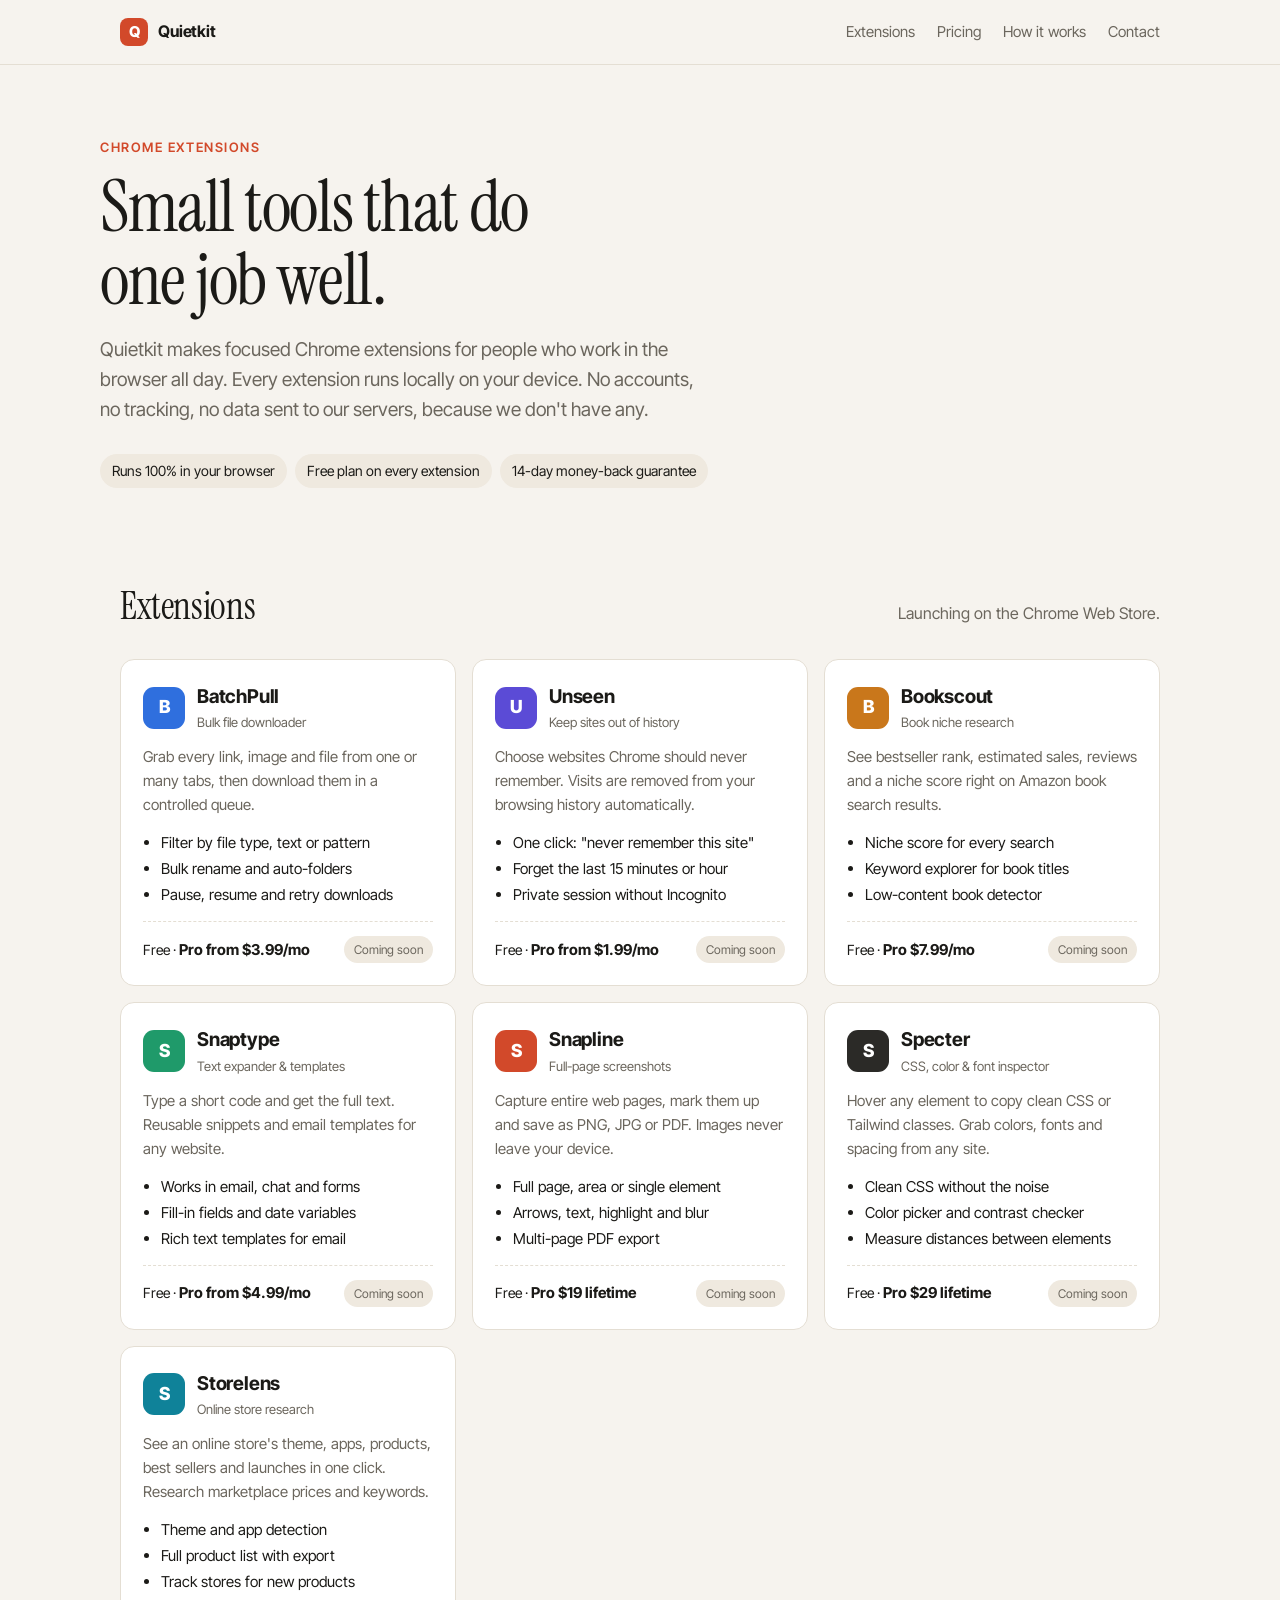
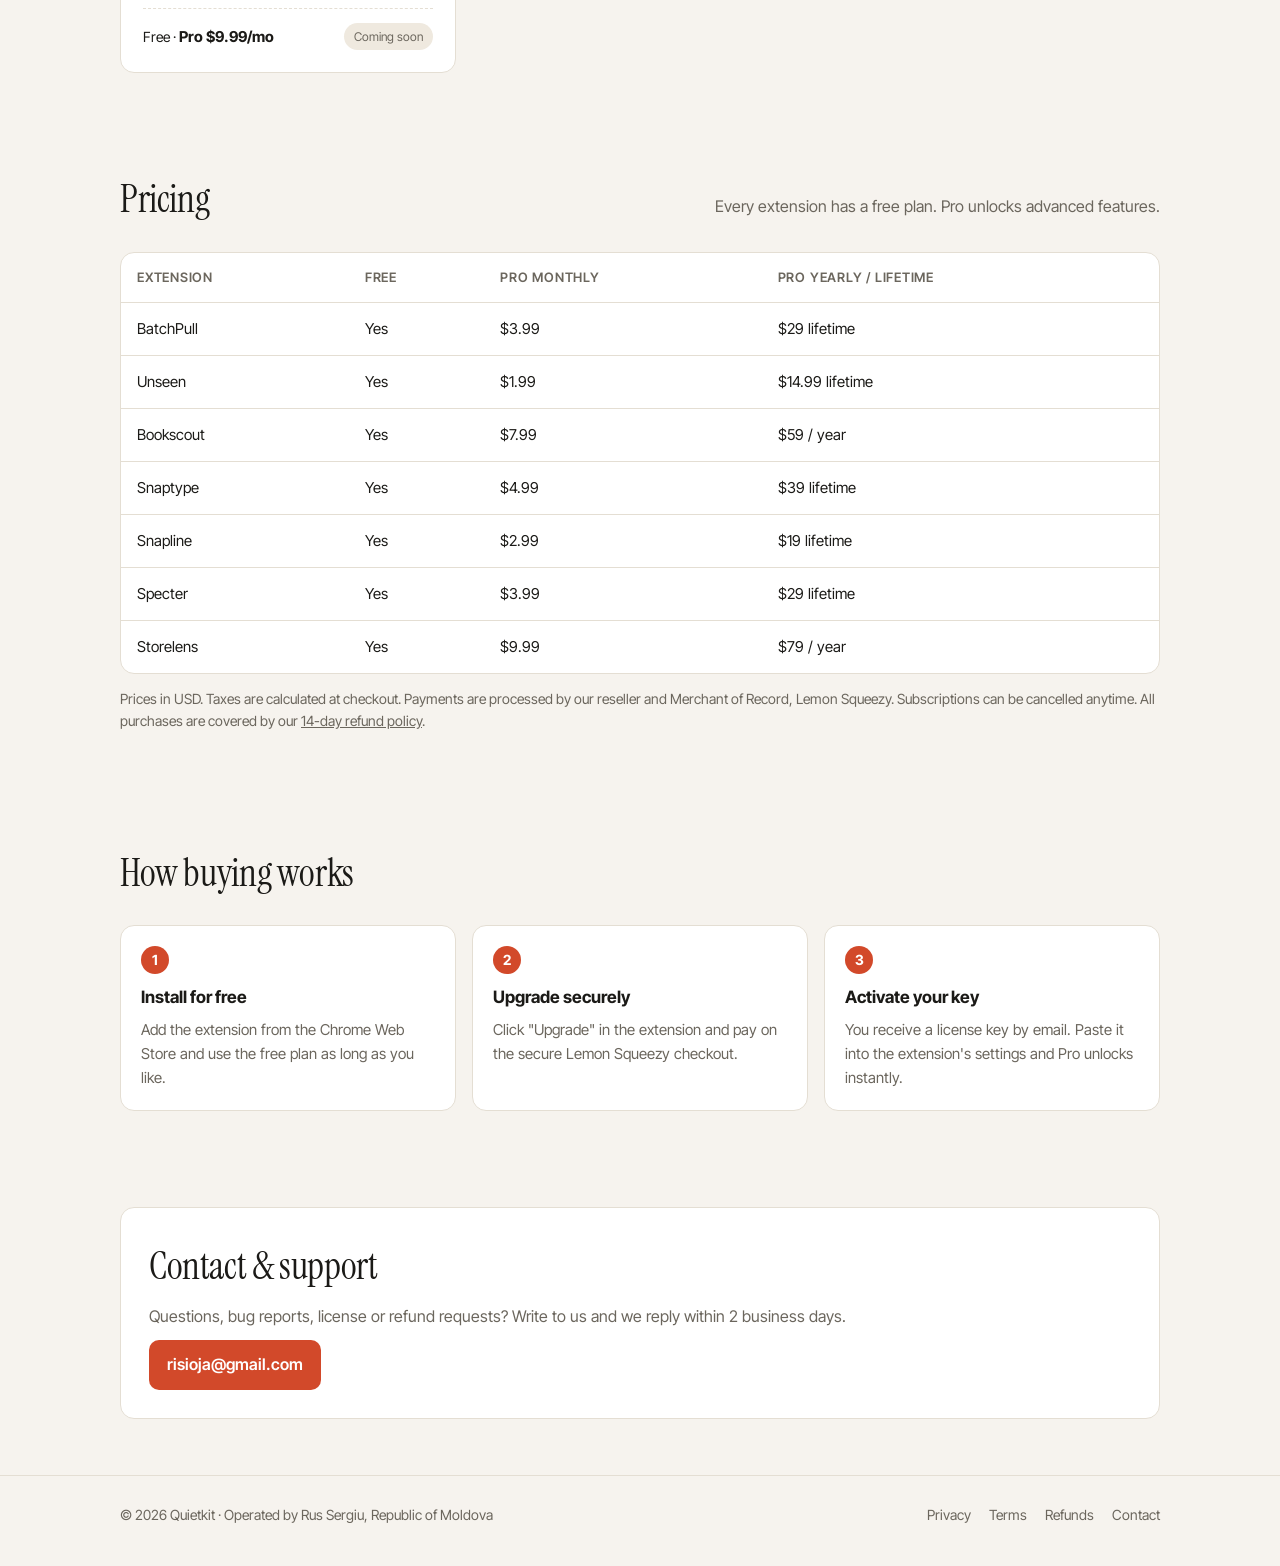
<file: index.html>
<!doctype html>
<html lang="en">
<head>
  <meta charset="utf-8">
  <meta name="viewport" content="width=device-width, initial-scale=1">
  <title>Quietkit — Small, private Chrome extensions</title>
  <meta name="description" content="Quietkit builds focused Chrome extensions that run entirely in your browser: bulk downloading, history privacy, book niche research, text snippets, screenshots, CSS inspection and store research.">
  <link rel="preconnect" href="https://fonts.googleapis.com">
  <link rel="preconnect" href="https://fonts.gstatic.com" crossorigin>
  <link href="https://fonts.googleapis.com/css2?family=Instrument+Serif&family=Inter+Tight:wght@400;500;600;700;800&display=swap" rel="stylesheet">
  <link rel="stylesheet" href="styles.css">
</head>
<body>
  <header class="site-header">
    <div class="wrap">
      <a class="brand" href="index.html"><span class="brand-mark">Q</span>Quietkit</a>
      <nav class="nav">
        <a href="#extensions">Extensions</a>
        <a href="#pricing">Pricing</a>
        <a class="hide-sm" href="#how">How it works</a>
        <a href="#contact">Contact</a>
      </nav>
    </div>
  </header>

  <main>
    <div class="wrap hero">
      <div class="eyebrow">Chrome extensions</div>
      <h1>Small tools that do one job well.</h1>
      <p>Quietkit makes focused Chrome extensions for people who work in the browser all day. Every extension runs locally on your device. No accounts, no tracking, no data sent to our servers, because we don't have any.</p>
      <ul class="pills">
        <li>Runs 100% in your browser</li>
        <li>Free plan on every extension</li>
        <li>14-day money-back guarantee</li>
      </ul>
    </div>

    <section id="extensions">
      <div class="wrap">
        <div class="section-head">
          <h2>Extensions</h2>
          <p>Launching on the Chrome Web Store.</p>
        </div>

        <div class="grid">
          <article class="card">
            <div class="card-top">
              <div class="icon" style="background:#2f6fde">B</div>
              <div><h3>BatchPull</h3><div class="tag">Bulk file downloader</div></div>
            </div>
            <p>Grab every link, image and file from one or many tabs, then download them in a controlled queue.</p>
            <ul>
              <li>Filter by file type, text or pattern</li>
              <li>Bulk rename and auto-folders</li>
              <li>Pause, resume and retry downloads</li>
            </ul>
            <div class="price-row"><span>Free · <strong>Pro from $3.99/mo</strong></span><span class="status">Coming soon</span></div>
          </article>

          <article class="card">
            <div class="card-top">
              <div class="icon" style="background:#5b4bd6">U</div>
              <div><h3>Unseen</h3><div class="tag">Keep sites out of history</div></div>
            </div>
            <p>Choose websites Chrome should never remember. Visits are removed from your browsing history automatically.</p>
            <ul>
              <li>One click: "never remember this site"</li>
              <li>Forget the last 15 minutes or hour</li>
              <li>Private session without Incognito</li>
            </ul>
            <div class="price-row"><span>Free · <strong>Pro from $1.99/mo</strong></span><span class="status">Coming soon</span></div>
          </article>

          <article class="card">
            <div class="card-top">
              <div class="icon" style="background:#c9771b">B</div>
              <div><h3>Bookscout</h3><div class="tag">Book niche research</div></div>
            </div>
            <p>See bestseller rank, estimated sales, reviews and a niche score right on Amazon book search results.</p>
            <ul>
              <li>Niche score for every search</li>
              <li>Keyword explorer for book titles</li>
              <li>Low-content book detector</li>
            </ul>
            <div class="price-row"><span>Free · <strong>Pro $7.99/mo</strong></span><span class="status">Coming soon</span></div>
          </article>

          <article class="card">
            <div class="card-top">
              <div class="icon" style="background:#1f9a6a">S</div>
              <div><h3>Snaptype</h3><div class="tag">Text expander &amp; templates</div></div>
            </div>
            <p>Type a short code and get the full text. Reusable snippets and email templates for any website.</p>
            <ul>
              <li>Works in email, chat and forms</li>
              <li>Fill-in fields and date variables</li>
              <li>Rich text templates for email</li>
            </ul>
            <div class="price-row"><span>Free · <strong>Pro from $4.99/mo</strong></span><span class="status">Coming soon</span></div>
          </article>

          <article class="card">
            <div class="card-top">
              <div class="icon" style="background:#d2492a">S</div>
              <div><h3>Snapline</h3><div class="tag">Full-page screenshots</div></div>
            </div>
            <p>Capture entire web pages, mark them up and save as PNG, JPG or PDF. Images never leave your device.</p>
            <ul>
              <li>Full page, area or single element</li>
              <li>Arrows, text, highlight and blur</li>
              <li>Multi-page PDF export</li>
            </ul>
            <div class="price-row"><span>Free · <strong>Pro $19 lifetime</strong></span><span class="status">Coming soon</span></div>
          </article>

          <article class="card">
            <div class="card-top">
              <div class="icon" style="background:#2b2a27">S</div>
              <div><h3>Specter</h3><div class="tag">CSS, color &amp; font inspector</div></div>
            </div>
            <p>Hover any element to copy clean CSS or Tailwind classes. Grab colors, fonts and spacing from any site.</p>
            <ul>
              <li>Clean CSS without the noise</li>
              <li>Color picker and contrast checker</li>
              <li>Measure distances between elements</li>
            </ul>
            <div class="price-row"><span>Free · <strong>Pro $29 lifetime</strong></span><span class="status">Coming soon</span></div>
          </article>

          <article class="card">
            <div class="card-top">
              <div class="icon" style="background:#0f8299">S</div>
              <div><h3>Storelens</h3><div class="tag">Online store research</div></div>
            </div>
            <p>See an online store's theme, apps, products, best sellers and launches in one click. Research marketplace prices and keywords.</p>
            <ul>
              <li>Theme and app detection</li>
              <li>Full product list with export</li>
              <li>Track stores for new products</li>
            </ul>
            <div class="price-row"><span>Free · <strong>Pro $9.99/mo</strong></span><span class="status">Coming soon</span></div>
          </article>
        </div>
      </div>
    </section>

    <section id="pricing">
      <div class="wrap">
        <div class="section-head">
          <h2>Pricing</h2>
          <p>Every extension has a free plan. Pro unlocks advanced features.</p>
        </div>
        <div class="table-wrap">
          <table>
            <thead>
              <tr><th>Extension</th><th>Free</th><th>Pro monthly</th><th>Pro yearly / lifetime</th></tr>
            </thead>
            <tbody>
              <tr><td>BatchPull</td><td>Yes</td><td>$3.99</td><td>$29 lifetime</td></tr>
              <tr><td>Unseen</td><td>Yes</td><td>$1.99</td><td>$14.99 lifetime</td></tr>
              <tr><td>Bookscout</td><td>Yes</td><td>$7.99</td><td>$59 / year</td></tr>
              <tr><td>Snaptype</td><td>Yes</td><td>$4.99</td><td>$39 lifetime</td></tr>
              <tr><td>Snapline</td><td>Yes</td><td>$2.99</td><td>$19 lifetime</td></tr>
              <tr><td>Specter</td><td>Yes</td><td>$3.99</td><td>$29 lifetime</td></tr>
              <tr><td>Storelens</td><td>Yes</td><td>$9.99</td><td>$79 / year</td></tr>
            </tbody>
          </table>
        </div>
        <p class="note">Prices in USD. Taxes are calculated at checkout. Payments are processed by our reseller and Merchant of Record, Lemon Squeezy. Subscriptions can be cancelled anytime. All purchases are covered by our <a href="refund.html">14-day refund policy</a>.</p>
      </div>
    </section>

    <section id="how">
      <div class="wrap">
        <div class="section-head"><h2>How buying works</h2></div>
        <div class="steps">
          <div class="step"><h3>Install for free</h3><p>Add the extension from the Chrome Web Store and use the free plan as long as you like.</p></div>
          <div class="step"><h3>Upgrade securely</h3><p>Click "Upgrade" in the extension and pay on the secure Lemon Squeezy checkout.</p></div>
          <div class="step"><h3>Activate your key</h3><p>You receive a license key by email. Paste it into the extension's settings and Pro unlocks instantly.</p></div>
        </div>
      </div>
    </section>

    <section id="contact">
      <div class="wrap">
        <div class="contact">
          <div class="section-head" style="margin-bottom:8px"><h2>Contact &amp; support</h2></div>
          <p style="margin:0;color:var(--muted)">Questions, bug reports, license or refund requests? Write to us and we reply within 2 business days.</p>
          <a class="btn" href="mailto:risioja@gmail.com">risioja@gmail.com</a>
        </div>
      </div>
    </section>
  </main>

  <footer class="site-footer">
    <div class="wrap">
      <span>© 2026 Quietkit · Operated by Rus Sergiu, Republic of Moldova</span>
      <nav>
        <a href="privacy.html">Privacy</a>
        <a href="terms.html">Terms</a>
        <a href="refund.html">Refunds</a>
        <a href="#contact">Contact</a>
      </nav>
    </div>
  </footer>
</body>
</html>
</file>
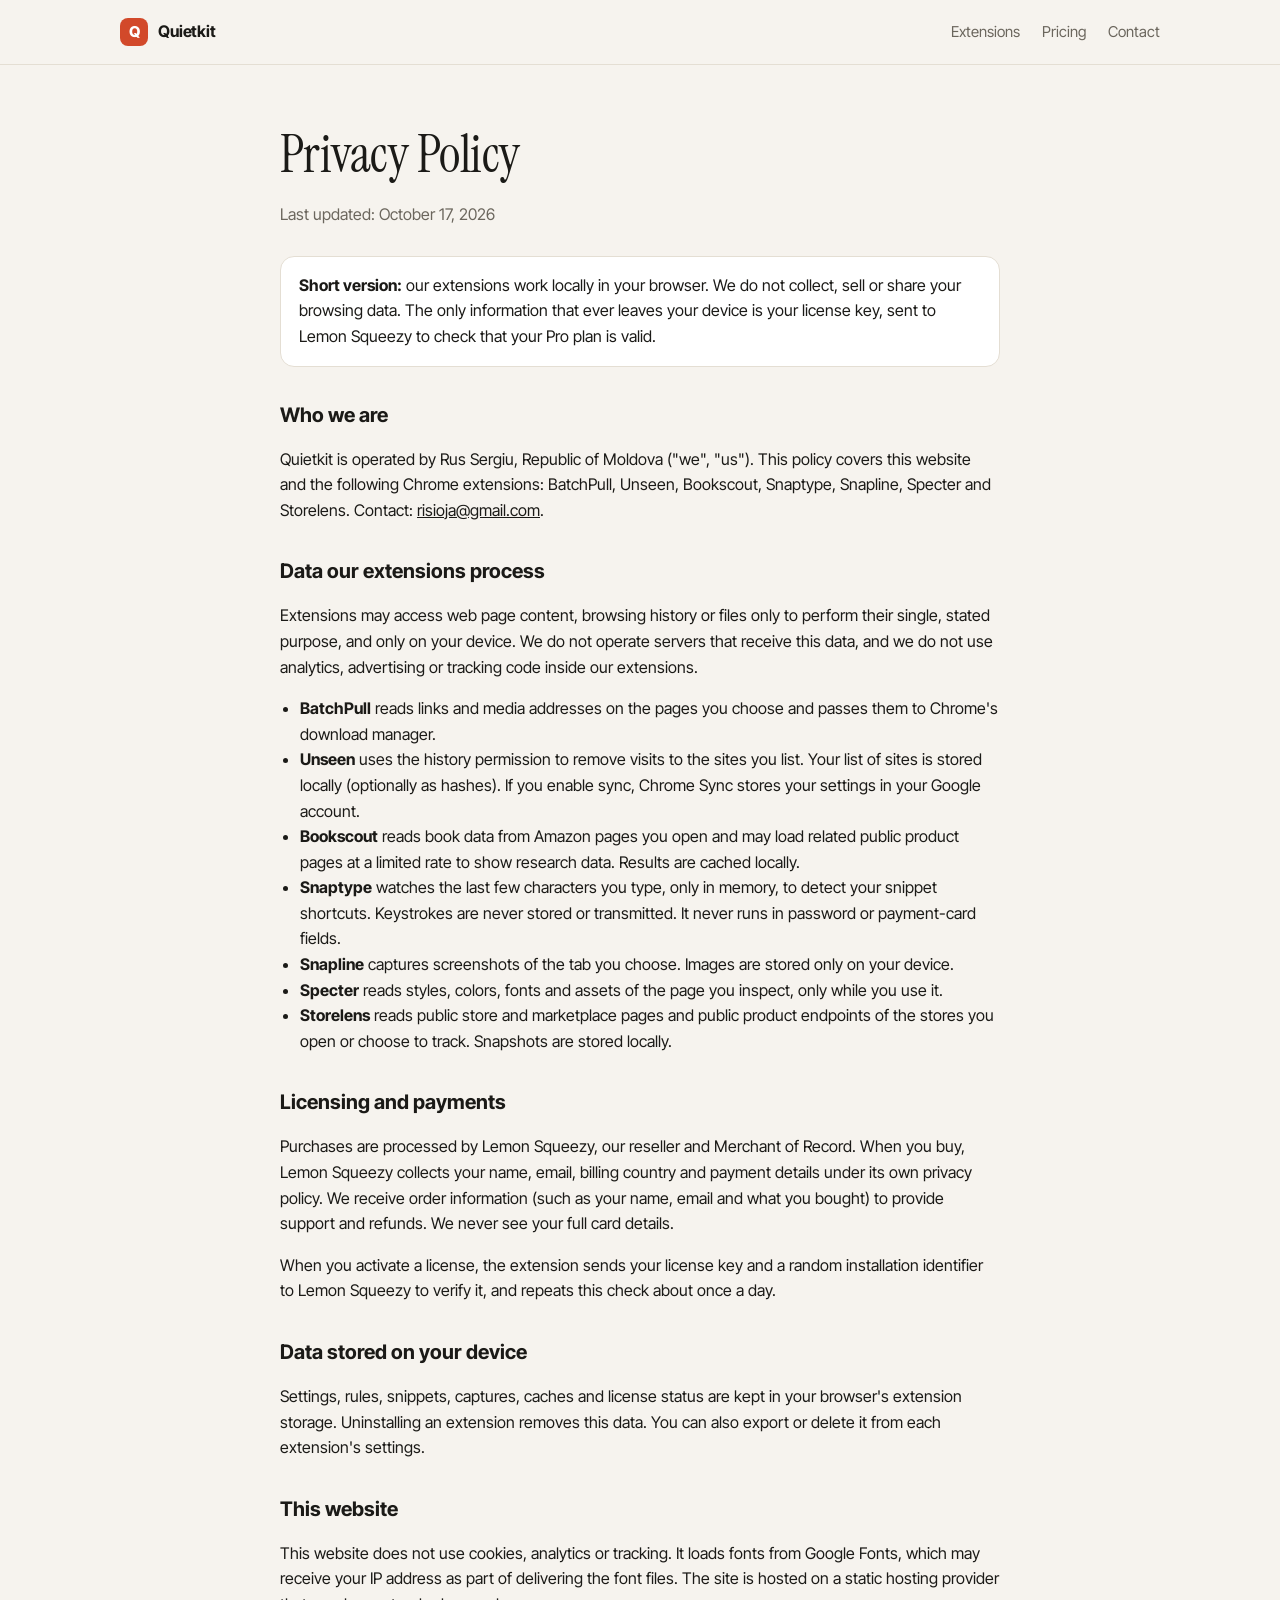
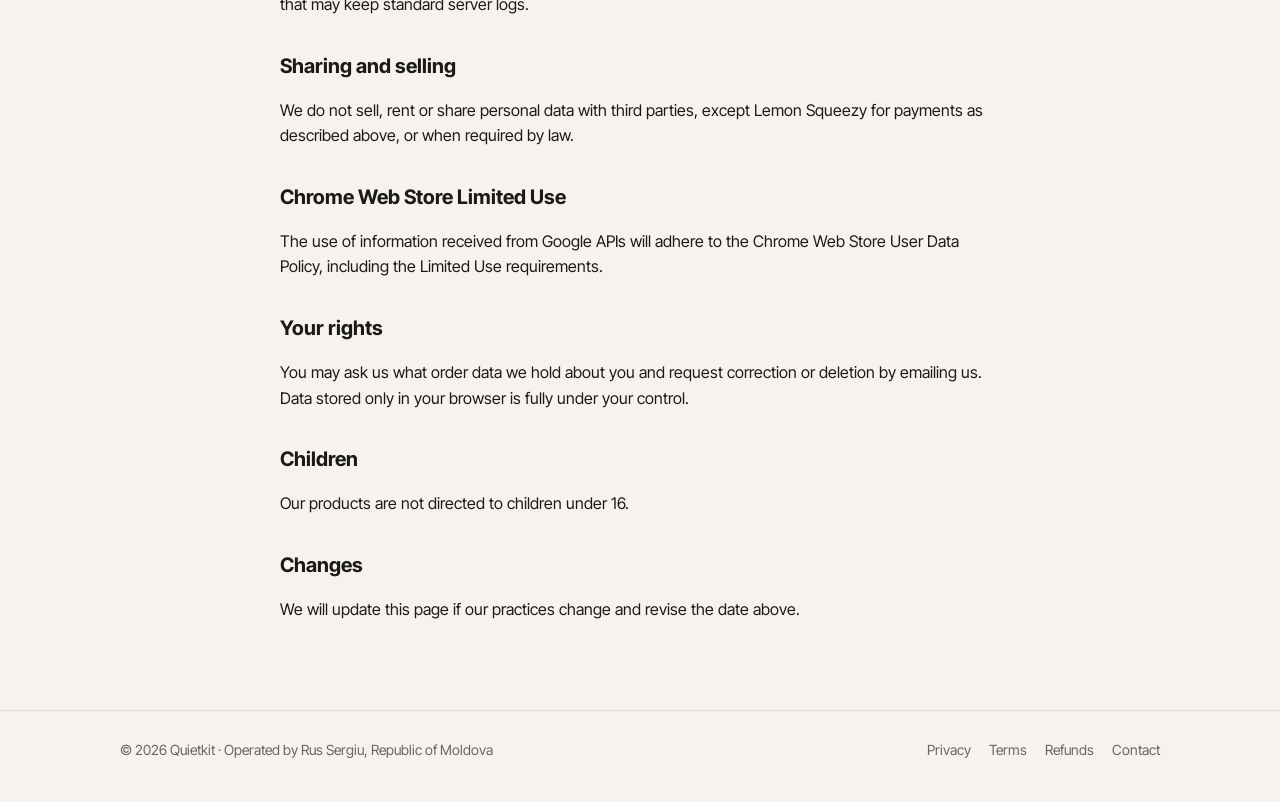
<file: privacy.html>
<!doctype html>
<html lang="en">
<head>
  <meta charset="utf-8">
  <meta name="viewport" content="width=device-width, initial-scale=1">
  <title>Privacy Policy — Quietkit</title>
  <link rel="preconnect" href="https://fonts.googleapis.com">
  <link rel="preconnect" href="https://fonts.gstatic.com" crossorigin>
  <link href="https://fonts.googleapis.com/css2?family=Instrument+Serif&family=Inter+Tight:wght@400;500;600;700;800&display=swap" rel="stylesheet">
  <link rel="stylesheet" href="styles.css">
</head>
<body>
  <header class="site-header">
    <div class="wrap">
      <a class="brand" href="index.html"><span class="brand-mark">Q</span>Quietkit</a>
      <nav class="nav"><a href="index.html#extensions">Extensions</a><a href="index.html#pricing">Pricing</a><a href="index.html#contact">Contact</a></nav>
    </div>
  </header>

  <main class="legal">
    <h1>Privacy Policy</h1>
    <p class="updated">Last updated: October 17, 2026</p>

    <div class="box">
      <strong>Short version:</strong> our extensions work locally in your browser. We do not collect, sell or share your browsing data. The only information that ever leaves your device is your license key, sent to Lemon Squeezy to check that your Pro plan is valid.
    </div>

    <h2>Who we are</h2>
    <p>Quietkit is operated by Rus Sergiu, Republic of Moldova ("we", "us"). This policy covers this website and the following Chrome extensions: BatchPull, Unseen, Bookscout, Snaptype, Snapline, Specter and Storelens. Contact: <a href="mailto:risioja@gmail.com">risioja@gmail.com</a>.</p>

    <h2>Data our extensions process</h2>
    <p>Extensions may access web page content, browsing history or files only to perform their single, stated purpose, and only on your device. We do not operate servers that receive this data, and we do not use analytics, advertising or tracking code inside our extensions.</p>
    <ul>
      <li><strong>BatchPull</strong> reads links and media addresses on the pages you choose and passes them to Chrome's download manager.</li>
      <li><strong>Unseen</strong> uses the history permission to remove visits to the sites you list. Your list of sites is stored locally (optionally as hashes). If you enable sync, Chrome Sync stores your settings in your Google account.</li>
      <li><strong>Bookscout</strong> reads book data from Amazon pages you open and may load related public product pages at a limited rate to show research data. Results are cached locally.</li>
      <li><strong>Snaptype</strong> watches the last few characters you type, only in memory, to detect your snippet shortcuts. Keystrokes are never stored or transmitted. It never runs in password or payment-card fields.</li>
      <li><strong>Snapline</strong> captures screenshots of the tab you choose. Images are stored only on your device.</li>
      <li><strong>Specter</strong> reads styles, colors, fonts and assets of the page you inspect, only while you use it.</li>
      <li><strong>Storelens</strong> reads public store and marketplace pages and public product endpoints of the stores you open or choose to track. Snapshots are stored locally.</li>
    </ul>

    <h2>Licensing and payments</h2>
    <p>Purchases are processed by Lemon Squeezy, our reseller and Merchant of Record. When you buy, Lemon Squeezy collects your name, email, billing country and payment details under its own privacy policy. We receive order information (such as your name, email and what you bought) to provide support and refunds. We never see your full card details.</p>
    <p>When you activate a license, the extension sends your license key and a random installation identifier to Lemon Squeezy to verify it, and repeats this check about once a day.</p>

    <h2>Data stored on your device</h2>
    <p>Settings, rules, snippets, captures, caches and license status are kept in your browser's extension storage. Uninstalling an extension removes this data. You can also export or delete it from each extension's settings.</p>

    <h2>This website</h2>
    <p>This website does not use cookies, analytics or tracking. It loads fonts from Google Fonts, which may receive your IP address as part of delivering the font files. The site is hosted on a static hosting provider that may keep standard server logs.</p>

    <h2>Sharing and selling</h2>
    <p>We do not sell, rent or share personal data with third parties, except Lemon Squeezy for payments as described above, or when required by law.</p>

    <h2>Chrome Web Store Limited Use</h2>
    <p>The use of information received from Google APIs will adhere to the Chrome Web Store User Data Policy, including the Limited Use requirements.</p>

    <h2>Your rights</h2>
    <p>You may ask us what order data we hold about you and request correction or deletion by emailing us. Data stored only in your browser is fully under your control.</p>

    <h2>Children</h2>
    <p>Our products are not directed to children under 16.</p>

    <h2>Changes</h2>
    <p>We will update this page if our practices change and revise the date above.</p>
  </main>

  <footer class="site-footer">
    <div class="wrap">
      <span>© 2026 Quietkit · Operated by Rus Sergiu, Republic of Moldova</span>
      <nav><a href="privacy.html">Privacy</a><a href="terms.html">Terms</a><a href="refund.html">Refunds</a><a href="index.html#contact">Contact</a></nav>
    </div>
  </footer>
</body>
</html>
</file>
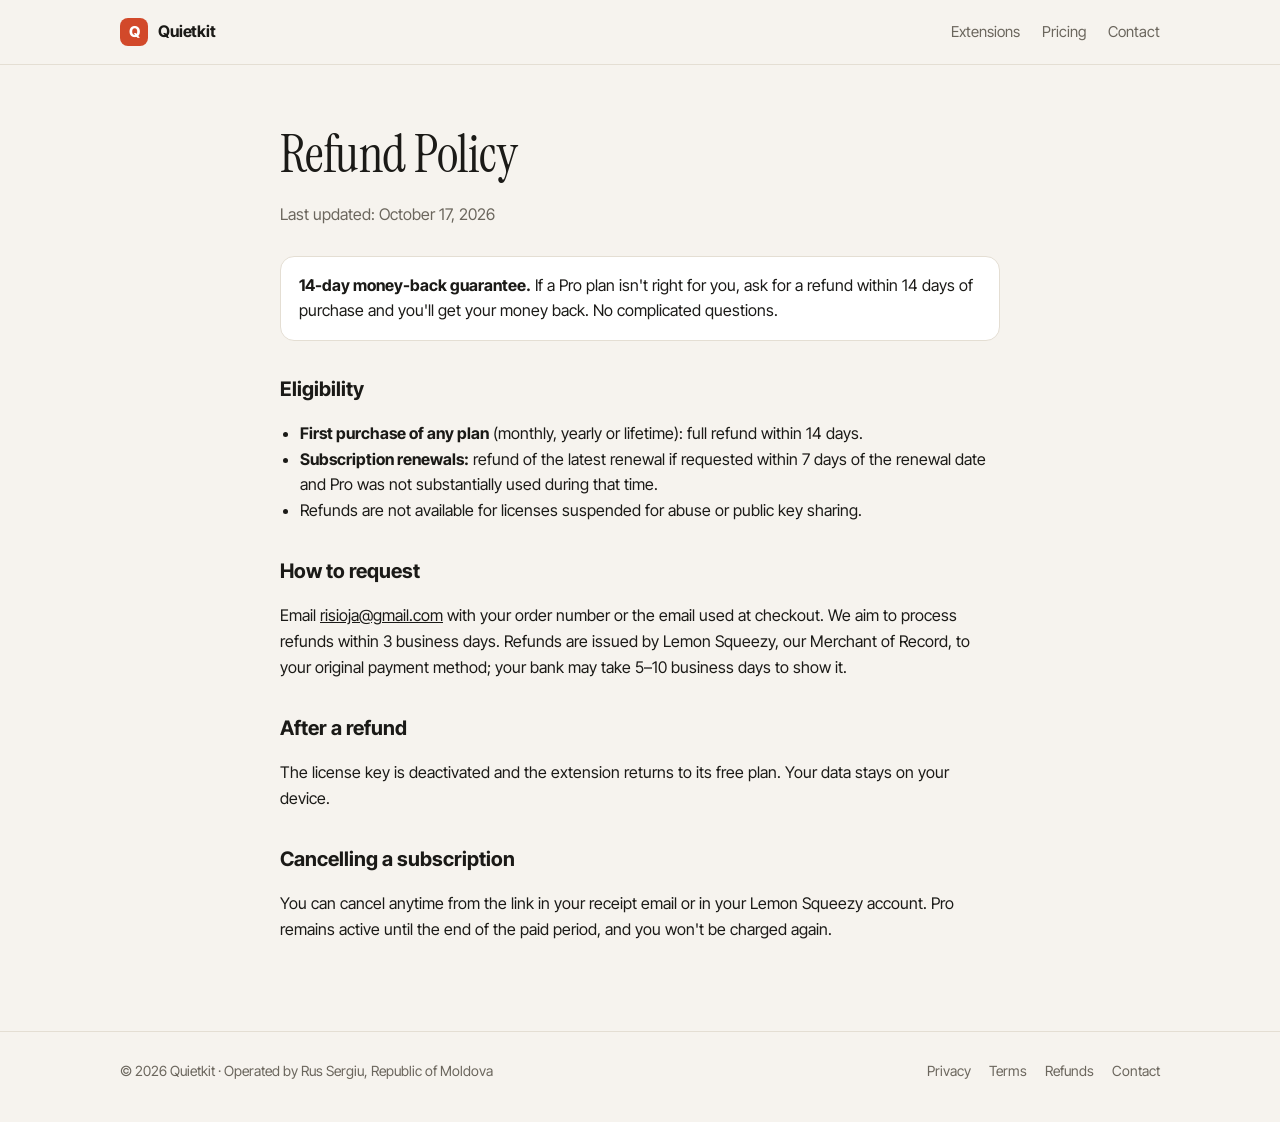
<file: refund.html>
<!doctype html>
<html lang="en">
<head>
  <meta charset="utf-8">
  <meta name="viewport" content="width=device-width, initial-scale=1">
  <title>Refund Policy — Quietkit</title>
  <link rel="preconnect" href="https://fonts.googleapis.com">
  <link rel="preconnect" href="https://fonts.gstatic.com" crossorigin>
  <link href="https://fonts.googleapis.com/css2?family=Instrument+Serif&family=Inter+Tight:wght@400;500;600;700;800&display=swap" rel="stylesheet">
  <link rel="stylesheet" href="styles.css">
</head>
<body>
  <header class="site-header">
    <div class="wrap">
      <a class="brand" href="index.html"><span class="brand-mark">Q</span>Quietkit</a>
      <nav class="nav"><a href="index.html#extensions">Extensions</a><a href="index.html#pricing">Pricing</a><a href="index.html#contact">Contact</a></nav>
    </div>
  </header>

  <main class="legal">
    <h1>Refund Policy</h1>
    <p class="updated">Last updated: October 17, 2026</p>

    <div class="box"><strong>14-day money-back guarantee.</strong> If a Pro plan isn't right for you, ask for a refund within 14 days of purchase and you'll get your money back. No complicated questions.</div>

    <h2>Eligibility</h2>
    <ul>
      <li><strong>First purchase of any plan</strong> (monthly, yearly or lifetime): full refund within 14 days.</li>
      <li><strong>Subscription renewals:</strong> refund of the latest renewal if requested within 7 days of the renewal date and Pro was not substantially used during that time.</li>
      <li>Refunds are not available for licenses suspended for abuse or public key sharing.</li>
    </ul>

    <h2>How to request</h2>
    <p>Email <a href="mailto:risioja@gmail.com">risioja@gmail.com</a> with your order number or the email used at checkout. We aim to process refunds within 3 business days. Refunds are issued by Lemon Squeezy, our Merchant of Record, to your original payment method; your bank may take 5–10 business days to show it.</p>

    <h2>After a refund</h2>
    <p>The license key is deactivated and the extension returns to its free plan. Your data stays on your device.</p>

    <h2>Cancelling a subscription</h2>
    <p>You can cancel anytime from the link in your receipt email or in your Lemon Squeezy account. Pro remains active until the end of the paid period, and you won't be charged again.</p>
  </main>

  <footer class="site-footer">
    <div class="wrap">
      <span>© 2026 Quietkit · Operated by Rus Sergiu, Republic of Moldova</span>
      <nav><a href="privacy.html">Privacy</a><a href="terms.html">Terms</a><a href="refund.html">Refunds</a><a href="index.html#contact">Contact</a></nav>
    </div>
  </footer>
</body>
</html>
</file>
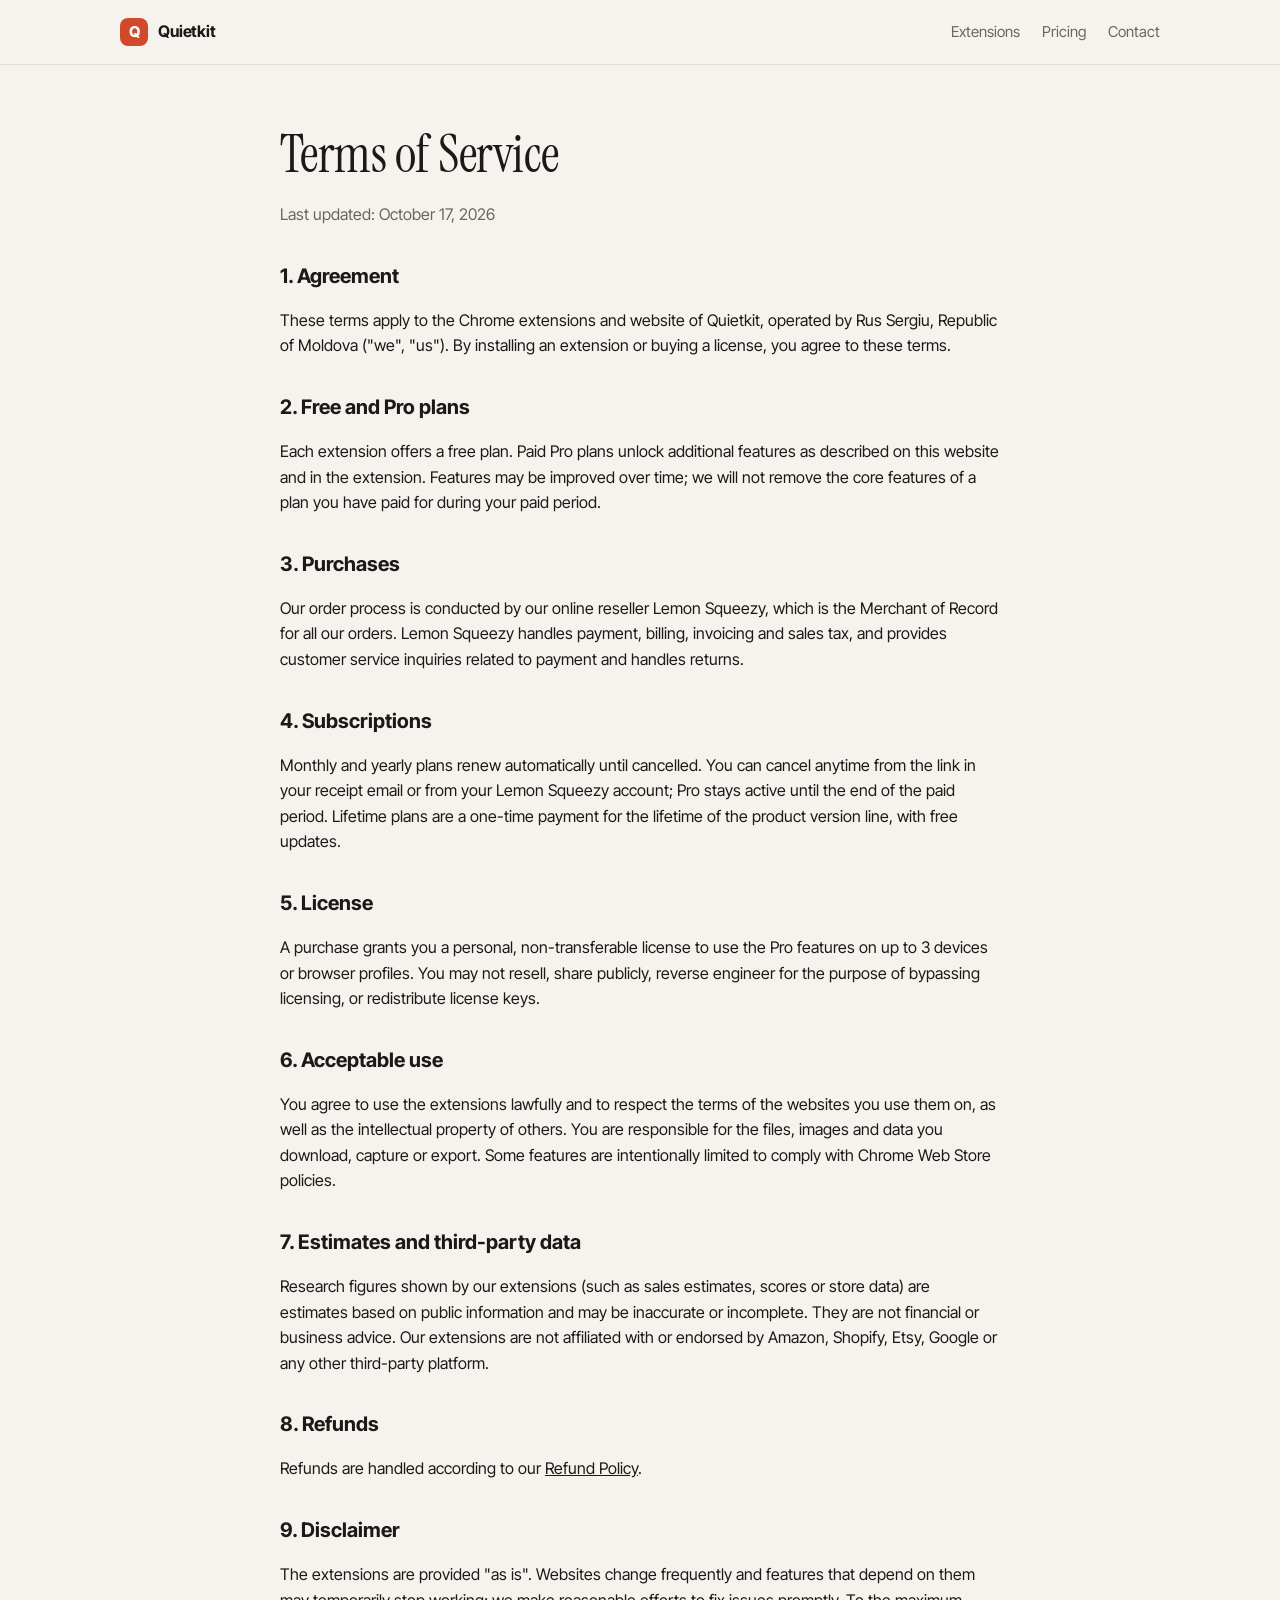
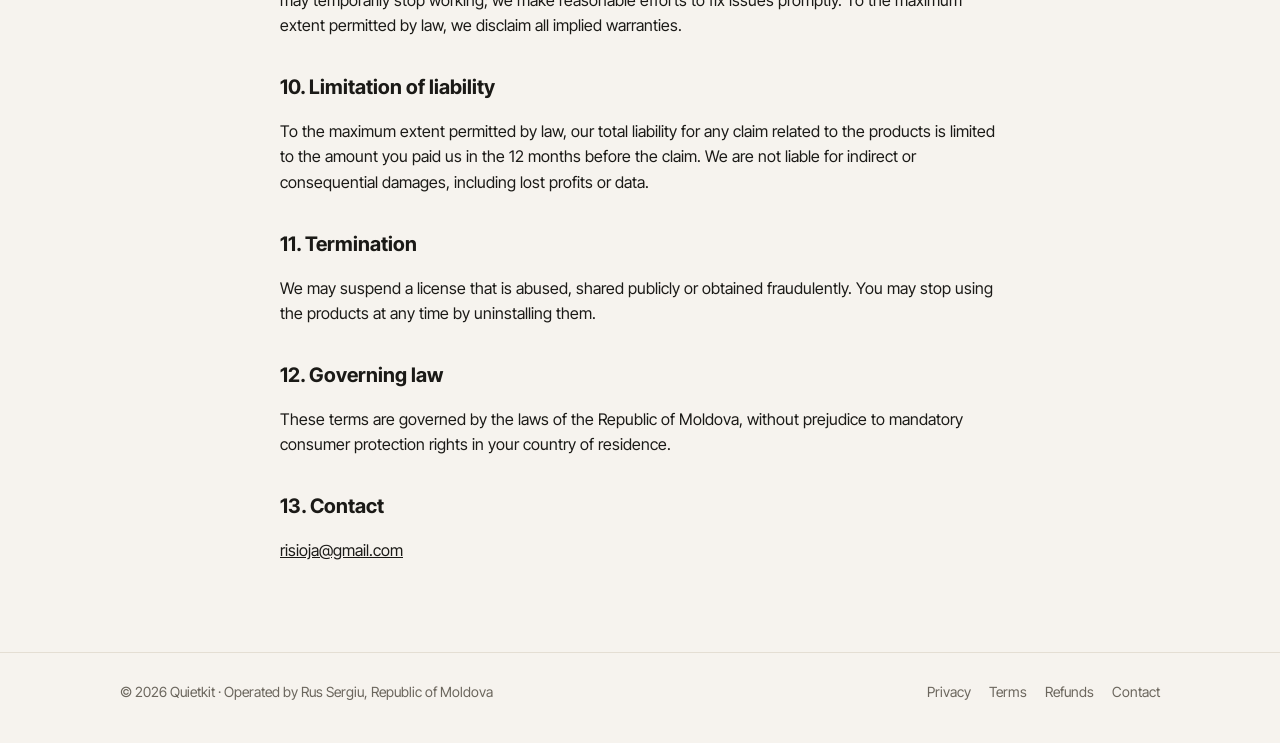
<file: terms.html>
<!doctype html>
<html lang="en">
<head>
  <meta charset="utf-8">
  <meta name="viewport" content="width=device-width, initial-scale=1">
  <title>Terms of Service — Quietkit</title>
  <link rel="preconnect" href="https://fonts.googleapis.com">
  <link rel="preconnect" href="https://fonts.gstatic.com" crossorigin>
  <link href="https://fonts.googleapis.com/css2?family=Instrument+Serif&family=Inter+Tight:wght@400;500;600;700;800&display=swap" rel="stylesheet">
  <link rel="stylesheet" href="styles.css">
</head>
<body>
  <header class="site-header">
    <div class="wrap">
      <a class="brand" href="index.html"><span class="brand-mark">Q</span>Quietkit</a>
      <nav class="nav"><a href="index.html#extensions">Extensions</a><a href="index.html#pricing">Pricing</a><a href="index.html#contact">Contact</a></nav>
    </div>
  </header>

  <main class="legal">
    <h1>Terms of Service</h1>
    <p class="updated">Last updated: October 17, 2026</p>

    <h2>1. Agreement</h2>
    <p>These terms apply to the Chrome extensions and website of Quietkit, operated by Rus Sergiu, Republic of Moldova ("we", "us"). By installing an extension or buying a license, you agree to these terms.</p>

    <h2>2. Free and Pro plans</h2>
    <p>Each extension offers a free plan. Paid Pro plans unlock additional features as described on this website and in the extension. Features may be improved over time; we will not remove the core features of a plan you have paid for during your paid period.</p>

    <h2>3. Purchases</h2>
    <p>Our order process is conducted by our online reseller Lemon Squeezy, which is the Merchant of Record for all our orders. Lemon Squeezy handles payment, billing, invoicing and sales tax, and provides customer service inquiries related to payment and handles returns.</p>

    <h2>4. Subscriptions</h2>
    <p>Monthly and yearly plans renew automatically until cancelled. You can cancel anytime from the link in your receipt email or from your Lemon Squeezy account; Pro stays active until the end of the paid period. Lifetime plans are a one-time payment for the lifetime of the product version line, with free updates.</p>

    <h2>5. License</h2>
    <p>A purchase grants you a personal, non-transferable license to use the Pro features on up to 3 devices or browser profiles. You may not resell, share publicly, reverse engineer for the purpose of bypassing licensing, or redistribute license keys.</p>

    <h2>6. Acceptable use</h2>
    <p>You agree to use the extensions lawfully and to respect the terms of the websites you use them on, as well as the intellectual property of others. You are responsible for the files, images and data you download, capture or export. Some features are intentionally limited to comply with Chrome Web Store policies.</p>

    <h2>7. Estimates and third-party data</h2>
    <p>Research figures shown by our extensions (such as sales estimates, scores or store data) are estimates based on public information and may be inaccurate or incomplete. They are not financial or business advice. Our extensions are not affiliated with or endorsed by Amazon, Shopify, Etsy, Google or any other third-party platform.</p>

    <h2>8. Refunds</h2>
    <p>Refunds are handled according to our <a href="refund.html">Refund Policy</a>.</p>

    <h2>9. Disclaimer</h2>
    <p>The extensions are provided "as is". Websites change frequently and features that depend on them may temporarily stop working; we make reasonable efforts to fix issues promptly. To the maximum extent permitted by law, we disclaim all implied warranties.</p>

    <h2>10. Limitation of liability</h2>
    <p>To the maximum extent permitted by law, our total liability for any claim related to the products is limited to the amount you paid us in the 12 months before the claim. We are not liable for indirect or consequential damages, including lost profits or data.</p>

    <h2>11. Termination</h2>
    <p>We may suspend a license that is abused, shared publicly or obtained fraudulently. You may stop using the products at any time by uninstalling them.</p>

    <h2>12. Governing law</h2>
    <p>These terms are governed by the laws of the Republic of Moldova, without prejudice to mandatory consumer protection rights in your country of residence.</p>

    <h2>13. Contact</h2>
    <p><a href="mailto:risioja@gmail.com">risioja@gmail.com</a></p>
  </main>

  <footer class="site-footer">
    <div class="wrap">
      <span>© 2026 Quietkit · Operated by Rus Sergiu, Republic of Moldova</span>
      <nav><a href="privacy.html">Privacy</a><a href="terms.html">Terms</a><a href="refund.html">Refunds</a><a href="index.html#contact">Contact</a></nav>
    </div>
  </footer>
</body>
</html>
</file>
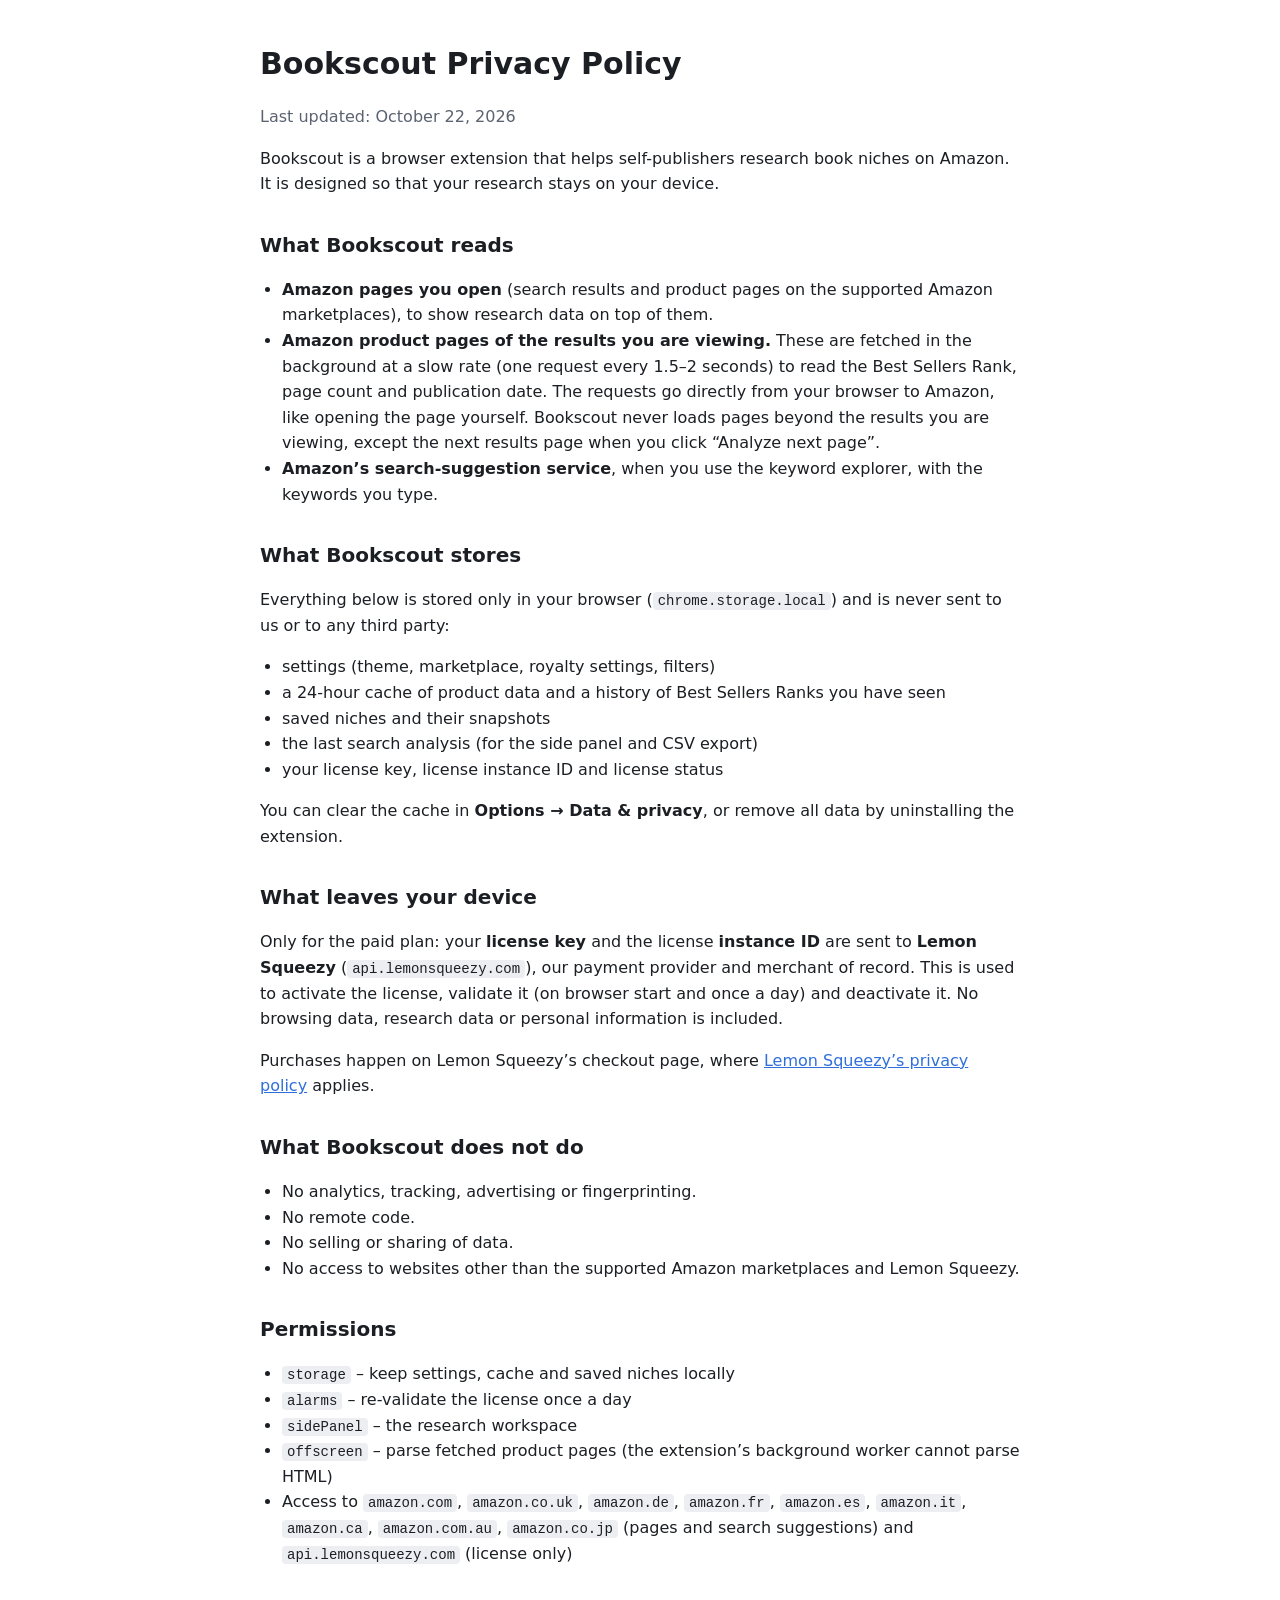
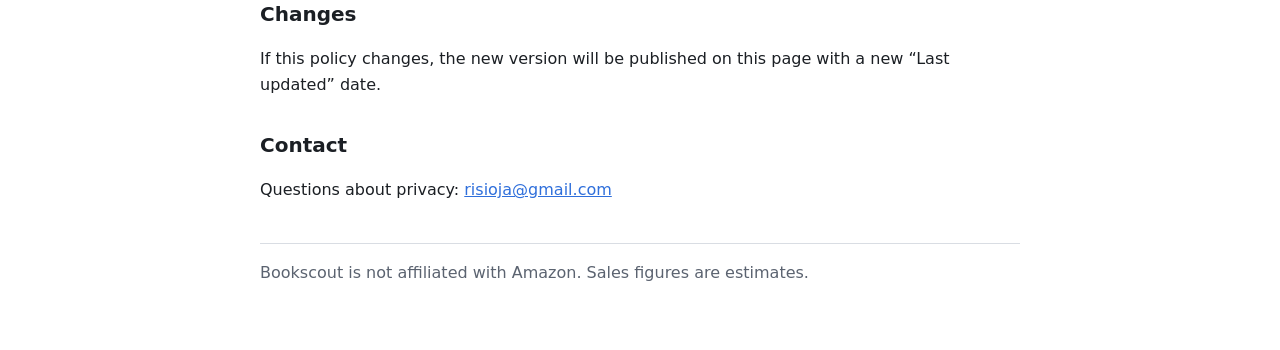
<file: bookscout/privacy.html>
<!doctype html>
<html lang="en">
<head>
<meta charset="utf-8">
<meta name="viewport" content="width=device-width, initial-scale=1">
<title>Bookscout Privacy Policy</title>
<style>
  :root { --fg: #1b1f24; --muted: #5b6370; --bg: #ffffff; --accent: #2f6fdb; --border: #d9dde3; }
  @media (prefers-color-scheme: dark) { :root { --fg: #e8eaed; --muted: #a0a7b3; --bg: #17191d; --accent: #6d9ef5; --border: #353a42; } }
  body { margin: 0; background: var(--bg); color: var(--fg); font: 16px/1.6 system-ui, -apple-system, 'Segoe UI', Roboto, Arial, sans-serif; }
  main { max-width: 760px; margin: 0 auto; padding: 40px 16px 64px; }
  h1 { font-size: 30px; margin: 0 0 4px; }
  h2 { font-size: 20px; margin: 32px 0 8px; }
  .muted { color: var(--muted); }
  a { color: var(--accent); }
  code { font-size: 14px; background: color-mix(in srgb, var(--border) 50%, transparent); padding: 1px 5px; border-radius: 4px; }
  ul { padding-left: 22px; }
  footer { margin-top: 40px; padding-top: 16px; border-top: 1px solid var(--border); }
</style>
</head>
<body>
<main>
  <h1>Bookscout Privacy Policy</h1>
  <p class="muted">Last updated: October 22, 2026</p>

  <p>Bookscout is a browser extension that helps self-publishers research book niches on Amazon. It is designed so that your research stays on your device.</p>

  <h2>What Bookscout reads</h2>
  <ul>
    <li><strong>Amazon pages you open</strong> (search results and product pages on the supported Amazon marketplaces), to show research data on top of them.</li>
    <li><strong>Amazon product pages of the results you are viewing.</strong> These are fetched in the background at a slow rate (one request every 1.5–2 seconds) to read the Best Sellers Rank, page count and publication date. The requests go directly from your browser to Amazon, like opening the page yourself. Bookscout never loads pages beyond the results you are viewing, except the next results page when you click “Analyze next page”.</li>
    <li><strong>Amazon’s search-suggestion service</strong>, when you use the keyword explorer, with the keywords you type.</li>
  </ul>

  <h2>What Bookscout stores</h2>
  <p>Everything below is stored only in your browser (<code>chrome.storage.local</code>) and is never sent to us or to any third party:</p>
  <ul>
    <li>settings (theme, marketplace, royalty settings, filters)</li>
    <li>a 24-hour cache of product data and a history of Best Sellers Ranks you have seen</li>
    <li>saved niches and their snapshots</li>
    <li>the last search analysis (for the side panel and CSV export)</li>
    <li>your license key, license instance ID and license status</li>
  </ul>
  <p>You can clear the cache in <strong>Options → Data &amp; privacy</strong>, or remove all data by uninstalling the extension.</p>

  <h2>What leaves your device</h2>
  <p>Only for the paid plan: your <strong>license key</strong> and the license <strong>instance ID</strong> are sent to <strong>Lemon Squeezy</strong> (<code>api.lemonsqueezy.com</code>), our payment provider and merchant of record. This is used to activate the license, validate it (on browser start and once a day) and deactivate it. No browsing data, research data or personal information is included.</p>
  <p>Purchases happen on Lemon Squeezy’s checkout page, where <a href="https://www.lemonsqueezy.com/privacy">Lemon Squeezy’s privacy policy</a> applies.</p>

  <h2>What Bookscout does not do</h2>
  <ul>
    <li>No analytics, tracking, advertising or fingerprinting.</li>
    <li>No remote code.</li>
    <li>No selling or sharing of data.</li>
    <li>No access to websites other than the supported Amazon marketplaces and Lemon Squeezy.</li>
  </ul>

  <h2>Permissions</h2>
  <ul>
    <li><code>storage</code> – keep settings, cache and saved niches locally</li>
    <li><code>alarms</code> – re-validate the license once a day</li>
    <li><code>sidePanel</code> – the research workspace</li>
    <li><code>offscreen</code> – parse fetched product pages (the extension’s background worker cannot parse HTML)</li>
    <li>Access to <code>amazon.com</code>, <code>amazon.co.uk</code>, <code>amazon.de</code>, <code>amazon.fr</code>, <code>amazon.es</code>, <code>amazon.it</code>, <code>amazon.ca</code>, <code>amazon.com.au</code>, <code>amazon.co.jp</code> (pages and search suggestions) and <code>api.lemonsqueezy.com</code> (license only)</li>
  </ul>

  <h2>Changes</h2>
  <p>If this policy changes, the new version will be published on this page with a new “Last updated” date.</p>

  <h2>Contact</h2>
  <p>Questions about privacy: <a href="mailto:risioja@gmail.com">risioja@gmail.com</a></p>

  <footer class="muted">Bookscout is not affiliated with Amazon. Sales figures are estimates.</footer>
</main>
</body>
</html>
</file>
<file: styles.css>
:root {
  --bg: #f6f3ee;
  --surface: #ffffff;
  --ink: #1b1a17;
  --muted: #6b665d;
  --line: #e4ded3;
  --accent: #d2492a;
  --accent-ink: #ffffff;
  --chip: #efe9df;
  --radius: 14px;
  --max: 1080px;
}
@media (prefers-color-scheme: dark) {
  :root {
    --bg: #141311;
    --surface: #1d1b18;
    --ink: #f1ece4;
    --muted: #a39d92;
    --line: #2f2c27;
    --accent: #ff6a45;
    --accent-ink: #141311;
    --chip: #27241f;
  }
}

* { box-sizing: border-box; }
html { scroll-behavior: smooth; }
body {
  margin: 0;
  background: var(--bg);
  color: var(--ink);
  font: 16px/1.6 "Inter Tight", system-ui, -apple-system, "Segoe UI", sans-serif;
  -webkit-font-smoothing: antialiased;
}
a { color: inherit; }
img { max-width: 100%; }

.wrap { max-width: var(--max); margin: 0 auto; padding: 0 20px; }

/* Header */
.site-header { border-bottom: 1px solid var(--line); }
.site-header .wrap {
  display: flex; align-items: center; justify-content: space-between;
  gap: 16px; height: 64px;
}
.brand { display: flex; align-items: center; gap: 10px; text-decoration: none; font-weight: 700; letter-spacing: -0.01em; }
.brand-mark {
  width: 28px; height: 28px; border-radius: 8px; background: var(--accent);
  display: grid; place-items: center; color: var(--accent-ink); font-size: 15px; font-weight: 800;
}
.nav { display: flex; gap: 22px; font-size: 15px; }
.nav a { text-decoration: none; color: var(--muted); }
.nav a:hover { color: var(--ink); }
@media (max-width: 560px) { .nav { gap: 14px; font-size: 14px; } .nav .hide-sm { display: none; } }

/* Hero */
.hero { padding: 72px 0 48px; }
.eyebrow { font-size: 13px; letter-spacing: 0.12em; text-transform: uppercase; color: var(--accent); font-weight: 600; }
.hero h1 {
  font-family: "Instrument Serif", Georgia, serif; font-weight: 400;
  font-size: clamp(40px, 7vw, 72px); line-height: 1.02; letter-spacing: -0.02em;
  margin: 12px 0 18px; max-width: 14ch;
}
.hero p { font-size: 19px; color: var(--muted); max-width: 56ch; margin: 0 0 28px; }
.pills { display: flex; flex-wrap: wrap; gap: 8px; list-style: none; padding: 0; margin: 0; }
.pills li { background: var(--chip); border-radius: 999px; padding: 6px 12px; font-size: 14px; }

/* Section */
section { padding: 40px 0 56px; }
.section-head { display: flex; align-items: baseline; justify-content: space-between; gap: 16px; margin-bottom: 22px; flex-wrap: wrap; }
.section-head h2 { font-family: "Instrument Serif", Georgia, serif; font-weight: 400; font-size: 38px; margin: 0; letter-spacing: -0.01em; }
.section-head p { margin: 0; color: var(--muted); }

/* Cards */
.grid { display: grid; grid-template-columns: repeat(auto-fill, minmax(300px, 1fr)); gap: 16px; }
.card {
  background: var(--surface); border: 1px solid var(--line); border-radius: var(--radius);
  padding: 22px; display: flex; flex-direction: column; gap: 12px;
}
.card-top { display: flex; align-items: center; gap: 12px; }
.icon {
  width: 42px; height: 42px; border-radius: 11px; flex: none;
  display: grid; place-items: center; font-weight: 800; font-size: 18px; color: #fff;
}
.card h3 { margin: 0; font-size: 19px; letter-spacing: -0.01em; }
.card .tag { font-size: 13px; color: var(--muted); }
.card p { margin: 0; color: var(--muted); font-size: 15px; }
.card ul { margin: 0; padding-left: 18px; font-size: 15px; }
.card ul li { margin: 2px 0; }
.price-row {
  margin-top: auto; padding-top: 14px; border-top: 1px dashed var(--line);
  display: flex; justify-content: space-between; align-items: center; gap: 10px; flex-wrap: wrap; font-size: 14px;
}
.price-row strong { font-size: 15px; }
.status { background: var(--chip); border-radius: 999px; padding: 4px 10px; font-size: 12px; color: var(--muted); white-space: nowrap; }

/* Pricing table */
.table-wrap { overflow-x: auto; border: 1px solid var(--line); border-radius: var(--radius); background: var(--surface); }
table { width: 100%; border-collapse: collapse; font-size: 15px; min-width: 560px; }
th, td { text-align: left; padding: 14px 16px; border-bottom: 1px solid var(--line); }
th { font-size: 13px; text-transform: uppercase; letter-spacing: 0.06em; color: var(--muted); font-weight: 600; }
tr:last-child td { border-bottom: 0; }
.note { color: var(--muted); font-size: 14px; margin-top: 14px; }

/* How it works */
.steps { display: grid; grid-template-columns: repeat(auto-fit, minmax(220px, 1fr)); gap: 16px; counter-reset: s; }
.step { background: var(--surface); border: 1px solid var(--line); border-radius: var(--radius); padding: 20px; }
.step::before {
  counter-increment: s; content: counter(s);
  display: inline-grid; place-items: center; width: 28px; height: 28px; border-radius: 50%;
  background: var(--accent); color: var(--accent-ink); font-weight: 700; font-size: 14px; margin-bottom: 10px;
}
.step h3 { margin: 0 0 6px; font-size: 17px; }
.step p { margin: 0; color: var(--muted); font-size: 15px; }

/* Contact */
.contact { background: var(--surface); border: 1px solid var(--line); border-radius: var(--radius); padding: 28px; }
.contact a.btn {
  display: inline-block; margin-top: 10px; background: var(--accent); color: var(--accent-ink);
  text-decoration: none; padding: 12px 18px; border-radius: 10px; font-weight: 600;
}

/* Legal pages */
.legal { max-width: 760px; padding: 48px 20px 72px; margin: 0 auto; }
.legal h1 { font-family: "Instrument Serif", Georgia, serif; font-weight: 400; font-size: clamp(36px, 6vw, 52px); margin: 0 0 6px; letter-spacing: -0.01em; }
.legal .updated { color: var(--muted); margin: 0 0 28px; }
.legal h2 { font-size: 20px; margin: 32px 0 8px; }
.legal p, .legal li { color: var(--ink); }
.legal ul { padding-left: 20px; }
.legal .box { background: var(--surface); border: 1px solid var(--line); border-radius: var(--radius); padding: 16px 18px; }

/* Footer */
.site-footer { border-top: 1px solid var(--line); padding: 28px 0 40px; color: var(--muted); font-size: 14px; }
.site-footer .wrap { display: flex; justify-content: space-between; gap: 16px; flex-wrap: wrap; }
.site-footer nav { display: flex; gap: 18px; flex-wrap: wrap; }
.site-footer a { text-decoration: none; }
.site-footer a:hover { color: var(--ink); }
</file>
